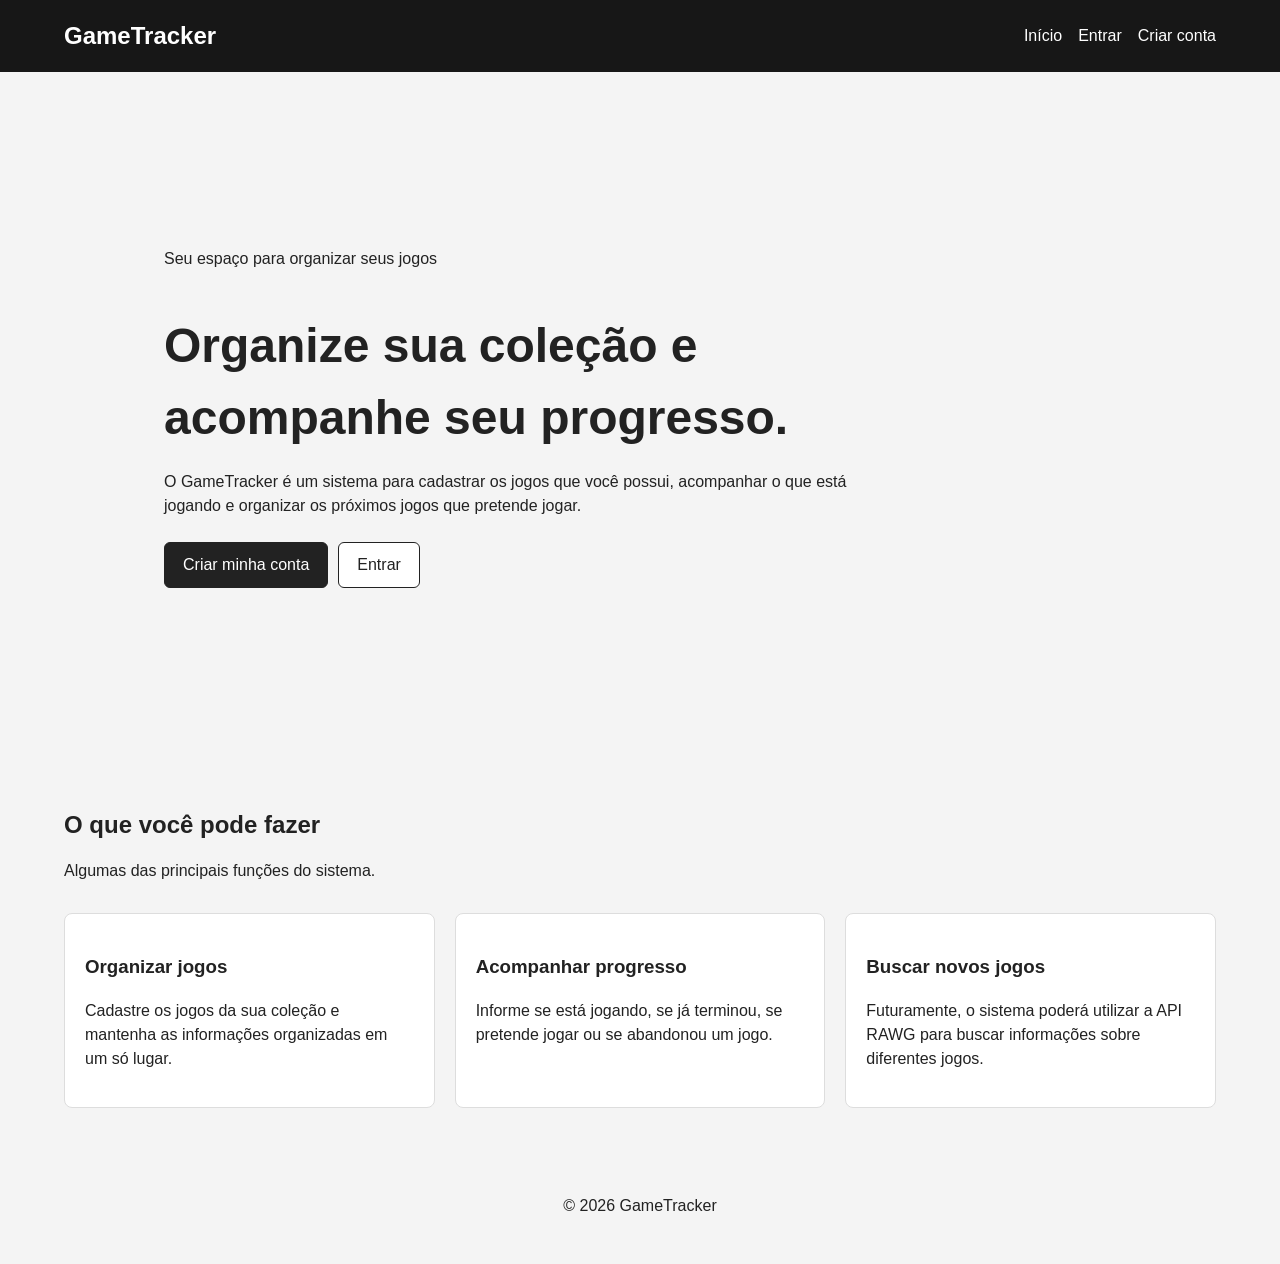
<file: index.html>
<!DOCTYPE html>
<html lang="pt-BR">

<head>
    <meta charset="UTF-8">
    <meta name="viewport" content="width=device-width, initial-scale=1.0">
    <title>GameTracker | Início</title>
    <link rel="stylesheet" href="css/style.css">
</head>

<body>

    <header>
        <nav aria-label="Navegação principal">
            <a class="logo" href="index.html">GameTracker</a>

            <div class="nav-links">
                <a href="index.html">Início</a>
                <a href="login.html">Entrar</a>
                <a href="cadastro.html">Criar conta</a>
            </div>
        </nav>
    </header>

    <main>
        <section class="hero">
            <div class="hero-content">
                <p>Seu espaço para organizar seus jogos</p>

                <h1>
                    Organize sua coleção e acompanhe seu progresso.
                </h1>

                <p>
                    O GameTracker é um sistema para cadastrar os jogos
                    que você possui, acompanhar o que está jogando e
                    organizar os próximos jogos que pretende jogar.
                </p>

                <div class="hero-actions">
                    <a class="button" href="cadastro.html">Criar minha conta</a>
                    <a class="button secondary" href="login.html">Entrar</a>
                </div>
            </div>
        </section>

        <section class="container">
            <div class="page-header">
                <h2>O que você pode fazer</h2>

                <p>
                    Algumas das principais funções do sistema.
                </p>
            </div>

            <div class="card-grid">
                <article class="card">
                    <h3>Organizar jogos</h3>

                    <p>
                        Cadastre os jogos da sua coleção e mantenha
                        as informações organizadas em um só lugar.
                    </p>
                </article>

                <article class="card">
                    <h3>Acompanhar progresso</h3>

                    <p>
                        Informe se está jogando, se já terminou,
                        se pretende jogar ou se abandonou um jogo.
                    </p>
                </article>

                <article class="card">
                    <h3>Buscar novos jogos</h3>

                    <p>
                        Futuramente, o sistema poderá utilizar a API RAWG
                        para buscar informações sobre diferentes jogos.
                    </p>
                </article>
            </div>
        </section>
    </main>

    <footer>
        <p>&copy; 2026 GameTracker</p>
    </footer>

</body>
</html>
</file>
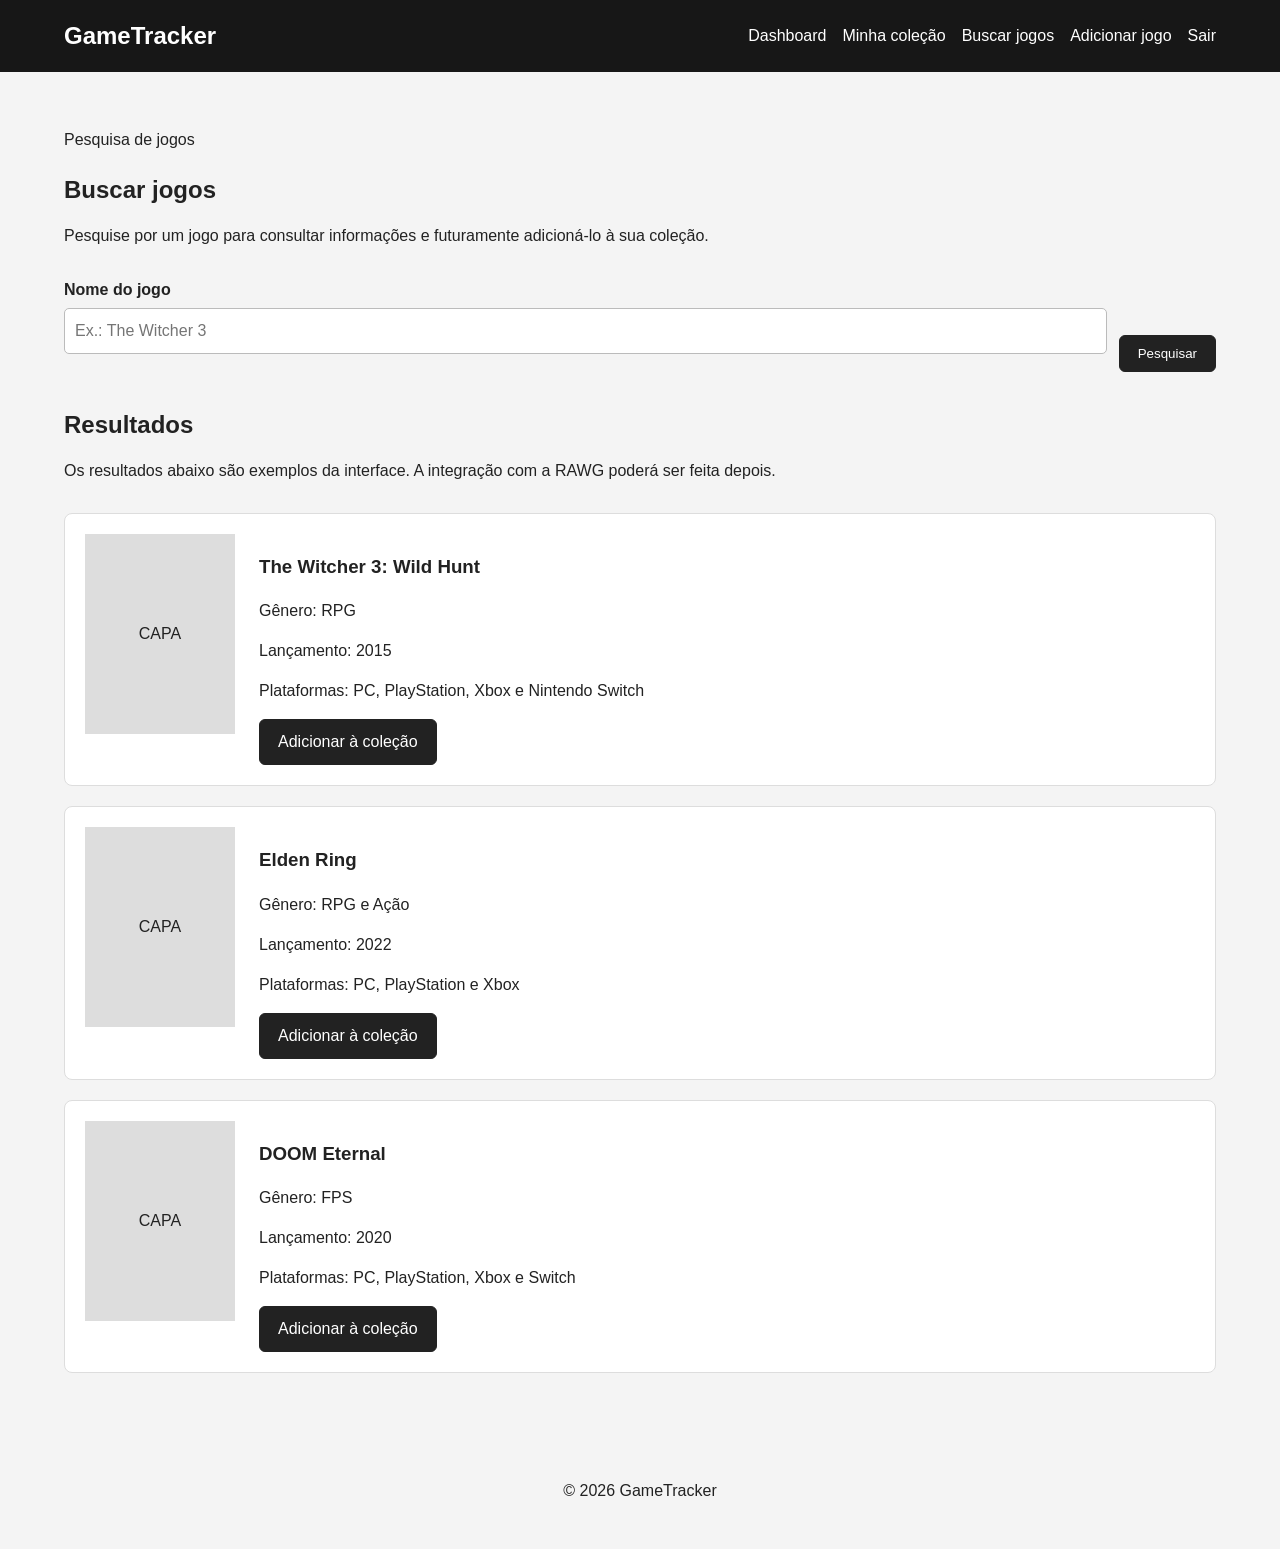
<file: buscar.html>
<!DOCTYPE html>
<html lang="pt-BR">

<head>
    <meta charset="UTF-8">
    <meta name="viewport" content="width=device-width, initial-scale=1.0">
    <title>GameTracker | Buscar jogos</title>
    <link rel="stylesheet" href="css/style.css">
</head>

<body>

    <header>
        <nav aria-label="Navegação principal">
            <a class="logo" href="dashboard.html">GameTracker</a>

            <div class="nav-links">
                <a href="dashboard.html">Dashboard</a>
                <a href="colecao.html">Minha coleção</a>
                <a href="buscar.html">Buscar jogos</a>
                <a href="jogo-form.html">Adicionar jogo</a>
                <a href="index.html">Sair</a>
            </div>
        </nav>
    </header>

    <main class="container">
        <section class="page-header">
            <p>Pesquisa de jogos</p>

            <h1>Buscar jogos</h1>

            <p>
                Pesquise por um jogo para consultar informações
                e futuramente adicioná-lo à sua coleção.
            </p>
        </section>

        <section>
            <form class="search-form" action="#" method="get">
                <div class="form-group">
                    <label for="nome-jogo">Nome do jogo</label>

                    <input
                        type="search"
                        id="nome-jogo"
                        name="nome-jogo"
                        placeholder="Ex.: The Witcher 3">
                </div>

                <button type="submit" class="button">
                    Pesquisar
                </button>
            </form>
        </section>

        <section>
            <div class="page-header">
                <h2>Resultados</h2>

                <p>
                    Os resultados abaixo são exemplos da interface.
                    A integração com a RAWG poderá ser feita depois.
                </p>
            </div>

            <article class="search-result">
                <div class="search-cover">
                    <span>CAPA</span>
                </div>

                <div>
                    <h3>The Witcher 3: Wild Hunt</h3>

                    <p>Gênero: RPG</p>
                    <p>Lançamento: 2015</p>

                    <p>
                        Plataformas: PC, PlayStation, Xbox
                        e Nintendo Switch
                    </p>

                    <a class="button" href="jogo-form.html">
                        Adicionar à coleção
                    </a>
                </div>
            </article>

            <article class="search-result">
                <div class="search-cover">
                    <span>CAPA</span>
                </div>

                <div>
                    <h3>Elden Ring</h3>

                    <p>Gênero: RPG e Ação</p>
                    <p>Lançamento: 2022</p>

                    <p>
                        Plataformas: PC, PlayStation e Xbox
                    </p>

                    <a class="button" href="jogo-form.html">
                        Adicionar à coleção
                    </a>
                </div>
            </article>

            <article class="search-result">
                <div class="search-cover">
                    <span>CAPA</span>
                </div>

                <div>
                    <h3>DOOM Eternal</h3>

                    <p>Gênero: FPS</p>
                    <p>Lançamento: 2020</p>

                    <p>
                        Plataformas: PC, PlayStation, Xbox e Switch
                    </p>

                    <a class="button" href="jogo-form.html">
                        Adicionar à coleção
                    </a>
                </div>
            </article>
        </section>
    </main>

    <footer>
        <p>&copy; 2026 GameTracker</p>
    </footer>

</body>
</html>
</file>
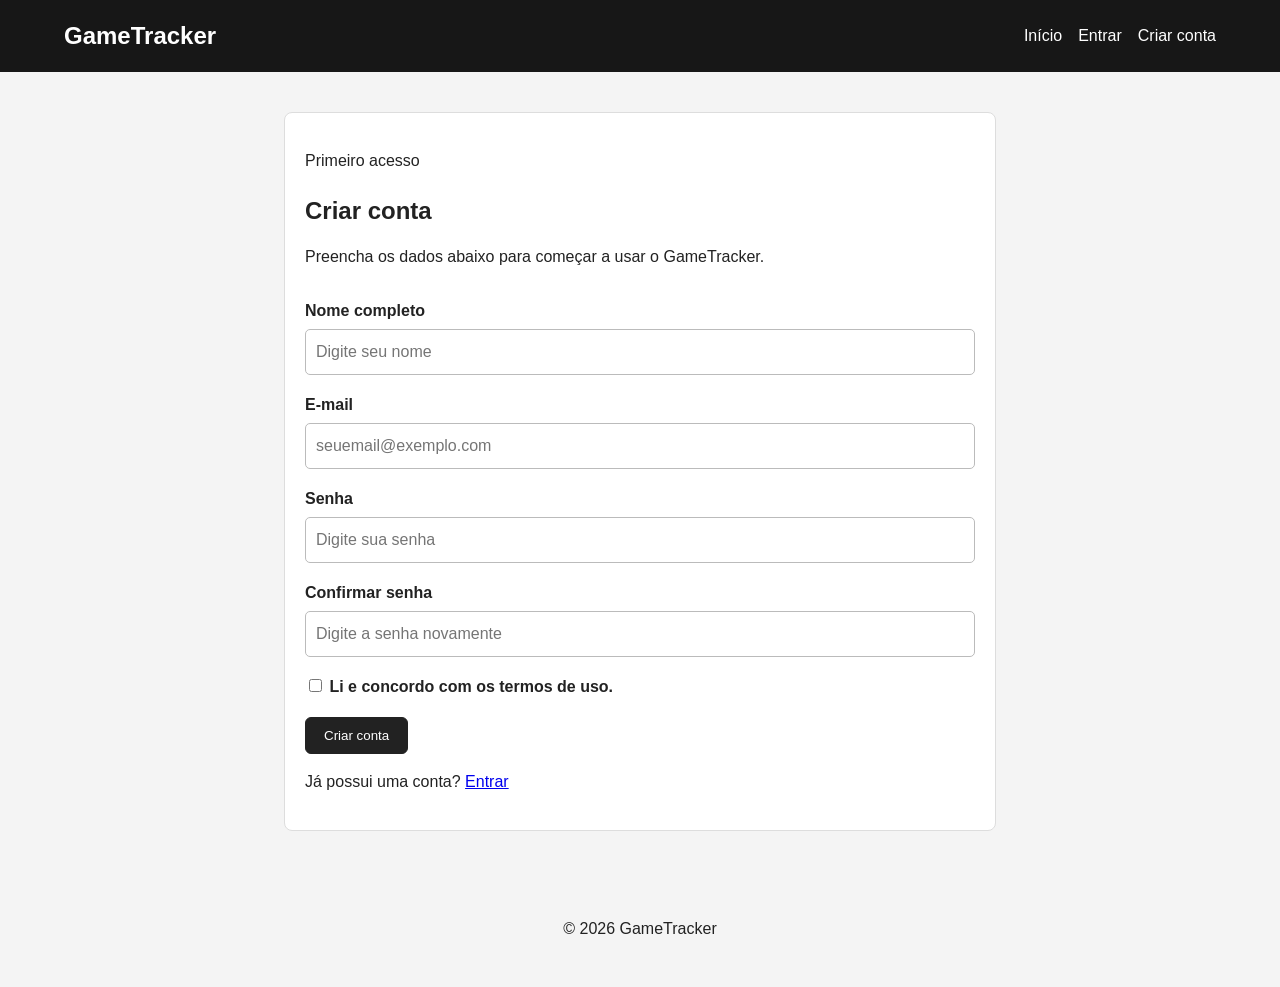
<file: cadastro.html>
<!DOCTYPE html>
<html lang="pt-BR">

<head>
    <meta charset="UTF-8">
    <meta name="viewport" content="width=device-width, initial-scale=1.0">
    <title>GameTracker | Cadastro</title>
    <link rel="stylesheet" href="css/style.css">
</head>

<body>

    <header>
        <nav aria-label="Navegação principal">
            <a class="logo" href="index.html">GameTracker</a>

            <div class="nav-links">
                <a href="index.html">Início</a>
                <a href="login.html">Entrar</a>
                <a href="cadastro.html">Criar conta</a>
            </div>
        </nav>
    </header>

    <main class="form-page">
        <section class="form-card">
            <div class="page-header">
                <p>Primeiro acesso</p>

                <h1>Criar conta</h1>

                <p>
                    Preencha os dados abaixo para começar a usar
                    o GameTracker.
                </p>
            </div>

            <form action="dashboard.html" method="get">
                <div class="form-group">
                    <label for="nome">Nome completo</label>

                    <input
                        type="text"
                        id="nome"
                        name="nome"
                        placeholder="Digite seu nome"
                        autocomplete="name"
                        required>
                </div>

                <div class="form-group">
                    <label for="email">E-mail</label>

                    <input
                        type="email"
                        id="email"
                        name="email"
                        placeholder="seuemail@exemplo.com"
                        autocomplete="email"
                        required>
                </div>

                <div class="form-group">
                    <label for="senha">Senha</label>

                    <input
                        type="password"
                        id="senha"
                        name="senha"
                        placeholder="Digite sua senha"
                        autocomplete="new-password"
                        required>
                </div>

                <div class="form-group">
                    <label for="confirmar-senha">Confirmar senha</label>

                    <input
                        type="password"
                        id="confirmar-senha"
                        name="confirmar-senha"
                        placeholder="Digite a senha novamente"
                        autocomplete="new-password"
                        required>
                </div>

                <div class="form-group">
                    <label>
                        <input
                            type="checkbox"
                            name="termos"
                            required>
                        Li e concordo com os termos de uso.
                    </label>
                </div>

                <button class="button" type="submit">
                    Criar conta
                </button>
            </form>

            <p>
                Já possui uma conta?
                <a href="login.html">Entrar</a>
            </p>
        </section>
    </main>

    <footer>
        <p>&copy; 2026 GameTracker</p>
    </footer>

</body>
</html>
</file>
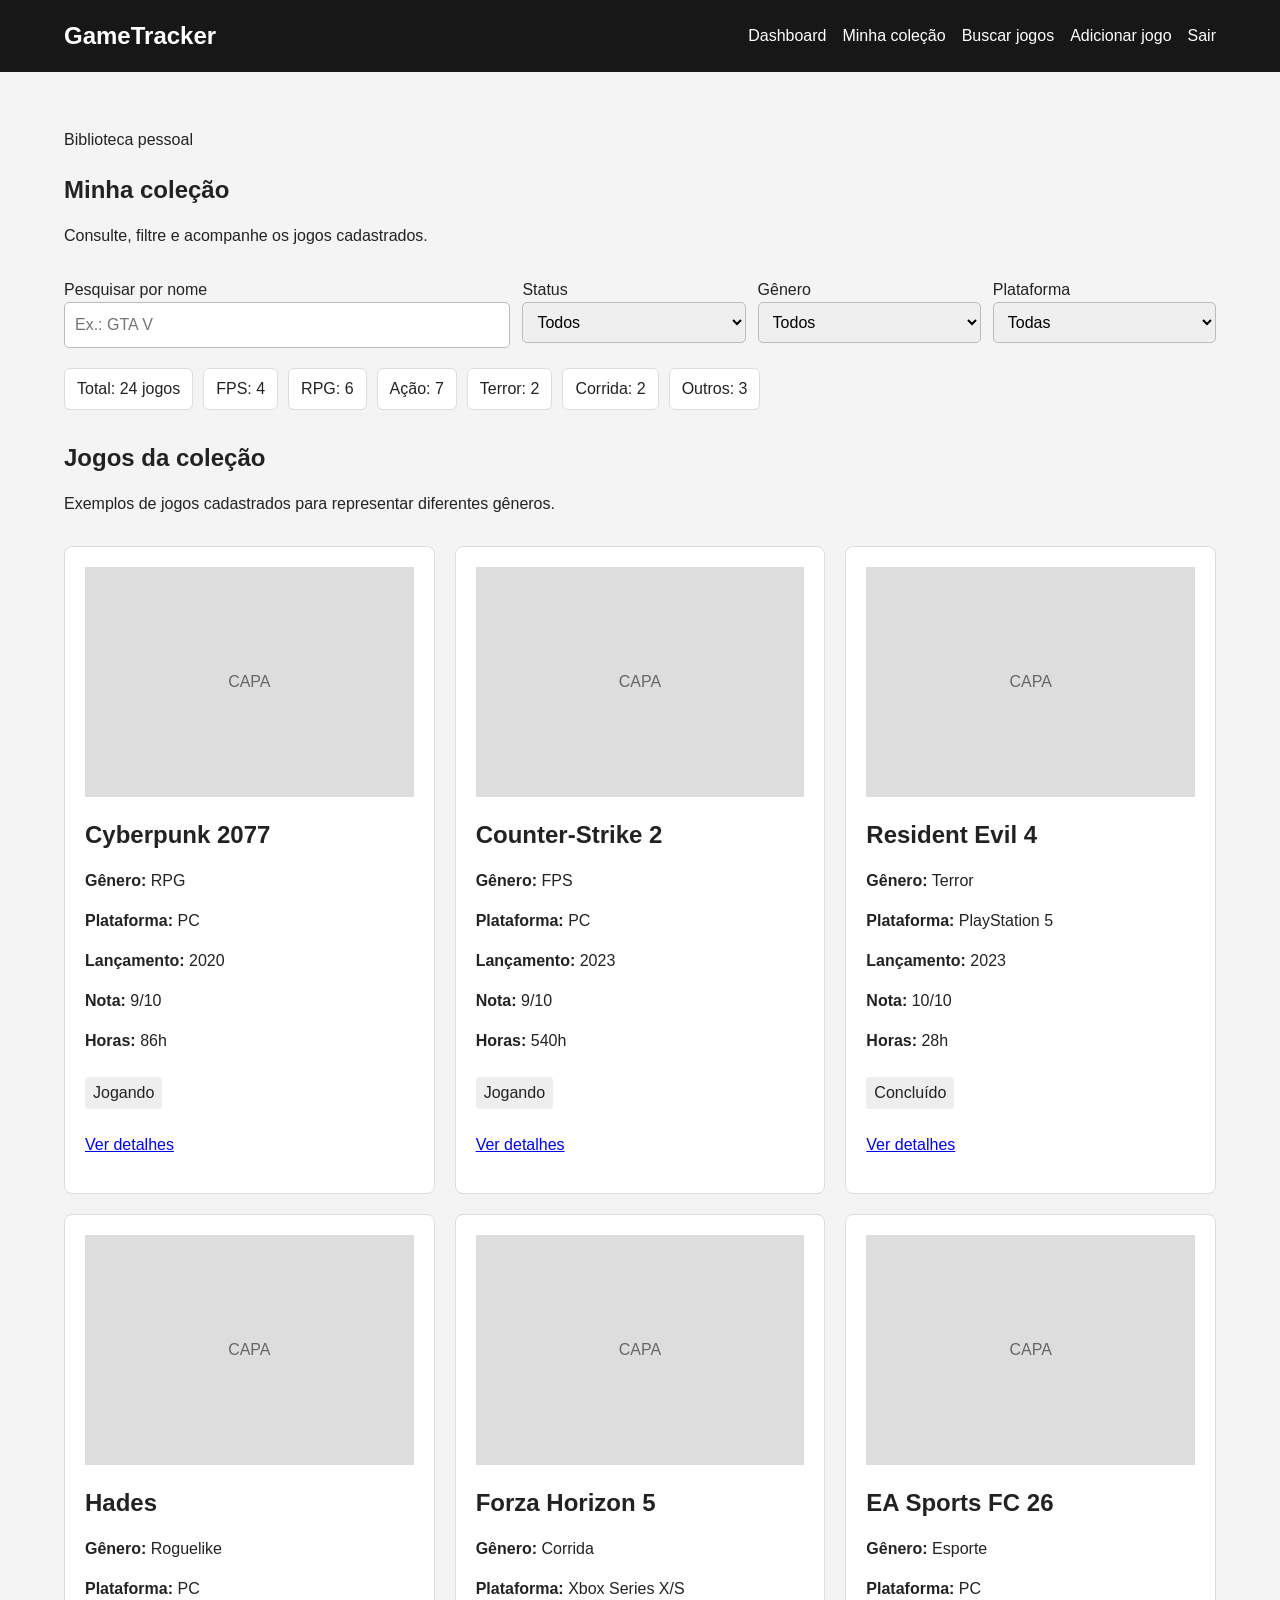
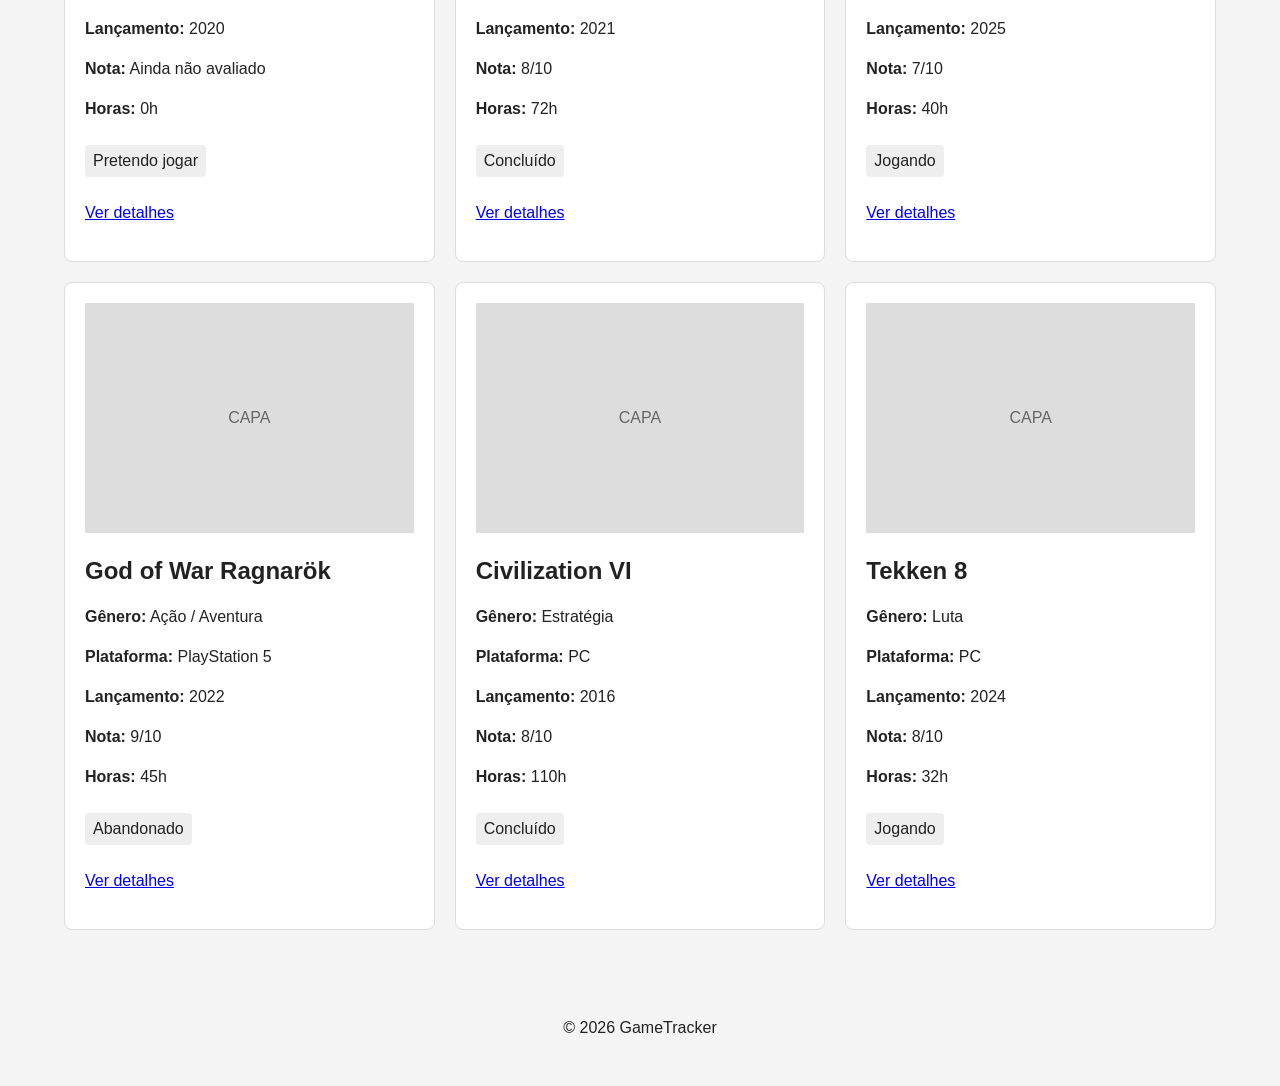
<file: colecao.html>
<!DOCTYPE html>
<html lang="pt-BR">

<head>
    <meta charset="UTF-8">
    <meta name="viewport" content="width=device-width, initial-scale=1.0">
    <title>GameTracker | Minha coleção</title>
    <link rel="stylesheet" href="css/style.css">
</head>

<body>

    <header>
        <nav aria-label="Navegação principal">
            <a class="logo" href="dashboard.html">GameTracker</a>

            <div class="nav-links">
                <a href="dashboard.html">Dashboard</a>
                <a href="colecao.html">Minha coleção</a>
                <a href="buscar.html">Buscar jogos</a>
                <a href="jogo-form.html">Adicionar jogo</a>
                <a href="index.html">Sair</a>
            </div>
        </nav>
    </header>

    <main class="container">
        <section class="page-header">
            <p>Biblioteca pessoal</p>

            <h1>Minha coleção</h1>

            <p>
                Consulte, filtre e acompanhe os jogos cadastrados.
            </p>
        </section>

        <section>
            <div class="filters">
                <div>
                    <label for="buscar">Pesquisar por nome</label>

                    <input
                        type="search"
                        id="buscar"
                        name="buscar"
                        placeholder="Ex.: GTA V">
                </div>

                <div>
                    <label for="status">Status</label>

                    <select id="status" name="status">
                        <option value="todos">Todos</option>
                        <option value="pretendo">Pretendo jogar</option>
                        <option value="jogando">Jogando</option>
                        <option value="concluido">Concluído</option>
                        <option value="abandonado">Abandonado</option>
                    </select>
                </div>

                <div>
                    <label for="genero">Gênero</label>

                    <select id="genero" name="genero">
                        <option value="todos">Todos</option>
                        <option value="acao">Ação</option>
                        <option value="aventura">Aventura</option>
                        <option value="rpg">RPG</option>
                        <option value="fps">FPS</option>
                        <option value="terror">Terror</option>
                        <option value="estrategia">Estratégia</option>
                        <option value="corrida">Corrida</option>
                        <option value="esporte">Esporte</option>
                        <option value="luta">Luta</option>
                        <option value="plataforma">Plataforma</option>
                        <option value="roguelike">Roguelike</option>
                        <option value="simulacao">Simulação</option>
                        <option value="sandbox">Sandbox</option>
                        <option value="sobrevivencia">Sobrevivência</option>
                    </select>
                </div>

                <div>
                    <label for="plataforma">Plataforma</label>

                    <select id="plataforma" name="plataforma">
                        <option value="todas">Todas</option>
                        <option value="pc">PC</option>
                        <option value="playstation">PlayStation 5</option>
                        <option value="xbox">Xbox Series X/S</option>
                        <option value="switch">Nintendo Switch</option>
                    </select>
                </div>
            </div>
        </section>

        <section class="collection-summary" aria-label="Resumo da coleção">
            <span>Total: 24 jogos</span>
            <span>FPS: 4</span>
            <span>RPG: 6</span>
            <span>Ação: 7</span>
            <span>Terror: 2</span>
            <span>Corrida: 2</span>
            <span>Outros: 3</span>
        </section>

        <section class="page-header">
            <h2>Jogos da coleção</h2>

            <p>
                Exemplos de jogos cadastrados para representar
                diferentes gêneros.
            </p>
        </section>

        <section class="card-grid">
            <article class="game-card">
                <div class="cover">
                    <span>CAPA</span>
                </div>

                <h2>Cyberpunk 2077</h2>

                <p><strong>Gênero:</strong> RPG</p>
                <p><strong>Plataforma:</strong> PC</p>
                <p><strong>Lançamento:</strong> 2020</p>
                <p><strong>Nota:</strong> 9/10</p>
                <p><strong>Horas:</strong> 86h</p>

                <span class="status">Jogando</span>

                <p>
                    <a href="jogo.html">Ver detalhes</a>
                </p>
            </article>

            <article class="game-card">
                <div class="cover">
                    <span>CAPA</span>
                </div>

                <h2>Counter-Strike 2</h2>

                <p><strong>Gênero:</strong> FPS</p>
                <p><strong>Plataforma:</strong> PC</p>
                <p><strong>Lançamento:</strong> 2023</p>
                <p><strong>Nota:</strong> 9/10</p>
                <p><strong>Horas:</strong> 540h</p>

                <span class="status">Jogando</span>

                <p>
                    <a href="jogo.html">Ver detalhes</a>
                </p>
            </article>

            <article class="game-card">
                <div class="cover">
                    <span>CAPA</span>
                </div>

                <h2>Resident Evil 4</h2>

                <p><strong>Gênero:</strong> Terror</p>
                <p><strong>Plataforma:</strong> PlayStation 5</p>
                <p><strong>Lançamento:</strong> 2023</p>
                <p><strong>Nota:</strong> 10/10</p>
                <p><strong>Horas:</strong> 28h</p>

                <span class="status">Concluído</span>

                <p>
                    <a href="jogo.html">Ver detalhes</a>
                </p>
            </article>

            <article class="game-card">
                <div class="cover">
                    <span>CAPA</span>
                </div>

                <h2>Hades</h2>

                <p><strong>Gênero:</strong> Roguelike</p>
                <p><strong>Plataforma:</strong> PC</p>
                <p><strong>Lançamento:</strong> 2020</p>
                <p><strong>Nota:</strong> Ainda não avaliado</p>
                <p><strong>Horas:</strong> 0h</p>

                <span class="status">Pretendo jogar</span>

                <p>
                    <a href="jogo.html">Ver detalhes</a>
                </p>
            </article>

            <article class="game-card">
                <div class="cover">
                    <span>CAPA</span>
                </div>

                <h2>Forza Horizon 5</h2>

                <p><strong>Gênero:</strong> Corrida</p>
                <p><strong>Plataforma:</strong> Xbox Series X/S</p>
                <p><strong>Lançamento:</strong> 2021</p>
                <p><strong>Nota:</strong> 8/10</p>
                <p><strong>Horas:</strong> 72h</p>

                <span class="status">Concluído</span>

                <p>
                    <a href="jogo.html">Ver detalhes</a>
                </p>
            </article>

            <article class="game-card">
                <div class="cover">
                    <span>CAPA</span>
                </div>

                <h2>EA Sports FC 26</h2>

                <p><strong>Gênero:</strong> Esporte</p>
                <p><strong>Plataforma:</strong> PC</p>
                <p><strong>Lançamento:</strong> 2025</p>
                <p><strong>Nota:</strong> 7/10</p>
                <p><strong>Horas:</strong> 40h</p>

                <span class="status">Jogando</span>

                <p>
                    <a href="jogo.html">Ver detalhes</a>
                </p>
            </article>

            <article class="game-card">
                <div class="cover">
                    <span>CAPA</span>
                </div>

                <h2>God of War Ragnarök</h2>

                <p><strong>Gênero:</strong> Ação / Aventura</p>
                <p><strong>Plataforma:</strong> PlayStation 5</p>
                <p><strong>Lançamento:</strong> 2022</p>
                <p><strong>Nota:</strong> 9/10</p>
                <p><strong>Horas:</strong> 45h</p>

                <span class="status">Abandonado</span>

                <p>
                    <a href="jogo.html">Ver detalhes</a>
                </p>
            </article>

            <article class="game-card">
                <div class="cover">
                    <span>CAPA</span>
                </div>

                <h2>Civilization VI</h2>

                <p><strong>Gênero:</strong> Estratégia</p>
                <p><strong>Plataforma:</strong> PC</p>
                <p><strong>Lançamento:</strong> 2016</p>
                <p><strong>Nota:</strong> 8/10</p>
                <p><strong>Horas:</strong> 110h</p>

                <span class="status">Concluído</span>

                <p>
                    <a href="jogo.html">Ver detalhes</a>
                </p>
            </article>

            <article class="game-card">
                <div class="cover">
                    <span>CAPA</span>
                </div>

                <h2>Tekken 8</h2>

                <p><strong>Gênero:</strong> Luta</p>
                <p><strong>Plataforma:</strong> PC</p>
                <p><strong>Lançamento:</strong> 2024</p>
                <p><strong>Nota:</strong> 8/10</p>
                <p><strong>Horas:</strong> 32h</p>

                <span class="status">Jogando</span>

                <p>
                    <a href="jogo.html">Ver detalhes</a>
                </p>
            </article>
        </section>
    </main>

    <footer>
        <p>&copy; 2026 GameTracker</p>
    </footer>

</body>
</html>
</file>
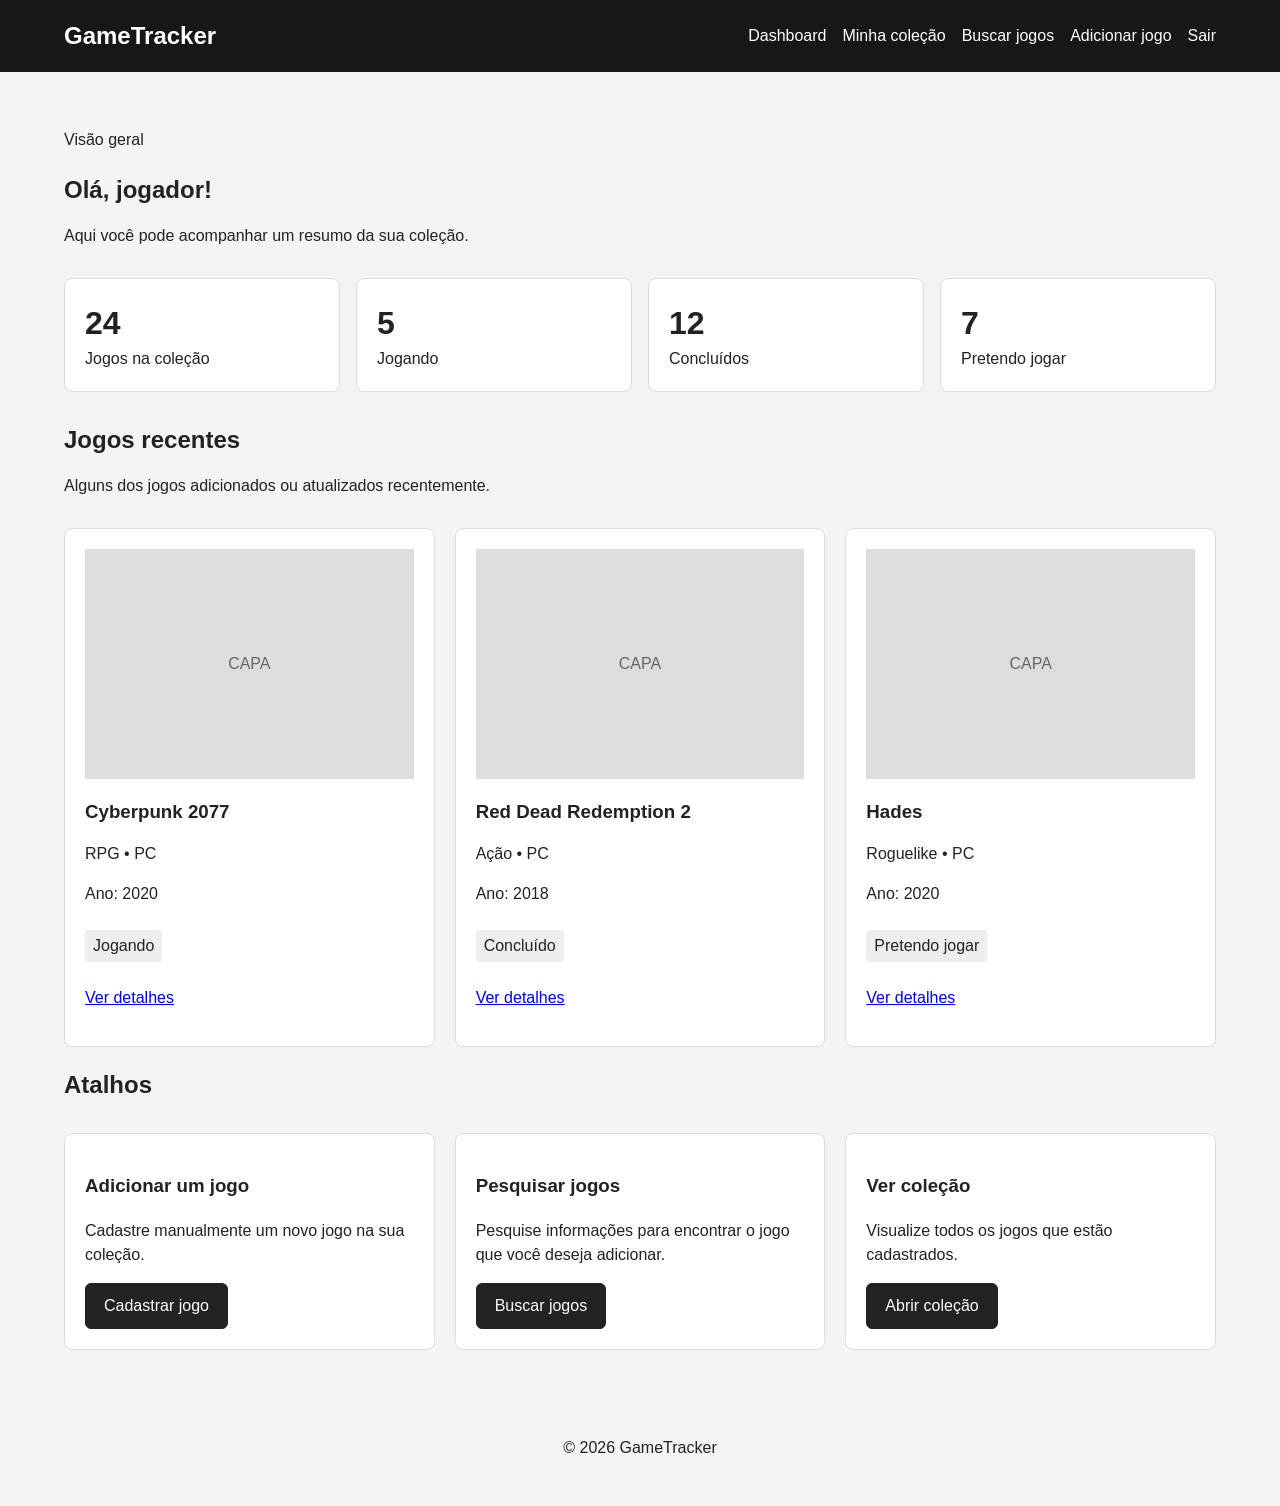
<file: dashboard.html>
<!DOCTYPE html>
<html lang="pt-BR">

<head>
    <meta charset="UTF-8">
    <meta name="viewport" content="width=device-width, initial-scale=1.0">
    <title>GameTracker | Dashboard</title>
    <link rel="stylesheet" href="css/style.css">
</head>

<body>

    <header>
        <nav aria-label="Navegação principal">
            <a class="logo" href="dashboard.html">GameTracker</a>

            <div class="nav-links">
                <a href="dashboard.html">Dashboard</a>
                <a href="colecao.html">Minha coleção</a>
                <a href="buscar.html">Buscar jogos</a>
                <a href="jogo-form.html">Adicionar jogo</a>
                <a href="index.html">Sair</a>
            </div>
        </nav>
    </header>

    <main class="container">
        <section class="page-header">
            <p>Visão geral</p>

            <h1>Olá, jogador!</h1>

            <p>
                Aqui você pode acompanhar um resumo da sua coleção.
            </p>
        </section>

        <section class="stats-grid" aria-label="Resumo da coleção">
            <article class="stat-card">
                <strong>24</strong>
                <span>Jogos na coleção</span>
            </article>

            <article class="stat-card">
                <strong>5</strong>
                <span>Jogando</span>
            </article>

            <article class="stat-card">
                <strong>12</strong>
                <span>Concluídos</span>
            </article>

            <article class="stat-card">
                <strong>7</strong>
                <span>Pretendo jogar</span>
            </article>
        </section>

        <section>
            <div class="page-header">
                <h2>Jogos recentes</h2>

                <p>
                    Alguns dos jogos adicionados ou atualizados recentemente.
                </p>
            </div>

            <div class="card-grid">
                <article class="game-card">
                    <div class="cover">
                        <span>CAPA</span>
                    </div>

                    <h3>Cyberpunk 2077</h3>

                    <p>RPG • PC</p>

                    <p>Ano: 2020</p>

                    <span class="status">Jogando</span>

                    <p>
                        <a href="jogo.html">Ver detalhes</a>
                    </p>
                </article>

                <article class="game-card">
                    <div class="cover">
                        <span>CAPA</span>
                    </div>

                    <h3>Red Dead Redemption 2</h3>

                    <p>Ação • PC</p>

                    <p>Ano: 2018</p>

                    <span class="status">Concluído</span>

                    <p>
                        <a href="jogo.html">Ver detalhes</a>
                    </p>
                </article>

                <article class="game-card">
                    <div class="cover">
                        <span>CAPA</span>
                    </div>

                    <h3>Hades</h3>

                    <p>Roguelike • PC</p>

                    <p>Ano: 2020</p>

                    <span class="status">Pretendo jogar</span>

                    <p>
                        <a href="jogo.html">Ver detalhes</a>
                    </p>
                </article>
            </div>
        </section>

        <section>
            <div class="page-header">
                <h2>Atalhos</h2>
            </div>

            <div class="card-grid">
                <article class="card">
                    <h3>Adicionar um jogo</h3>

                    <p>
                        Cadastre manualmente um novo jogo na sua coleção.
                    </p>

                    <a class="button" href="jogo-form.html">
                        Cadastrar jogo
                    </a>
                </article>

                <article class="card">
                    <h3>Pesquisar jogos</h3>

                    <p>
                        Pesquise informações para encontrar o jogo
                        que você deseja adicionar.
                    </p>

                    <a class="button" href="buscar.html">
                        Buscar jogos
                    </a>
                </article>

                <article class="card">
                    <h3>Ver coleção</h3>

                    <p>
                        Visualize todos os jogos que estão cadastrados.
                    </p>

                    <a class="button" href="colecao.html">
                        Abrir coleção
                    </a>
                </article>
            </div>
        </section>
    </main>

    <footer>
        <p>&copy; 2026 GameTracker</p>
    </footer>

</body>
</html>
</file>
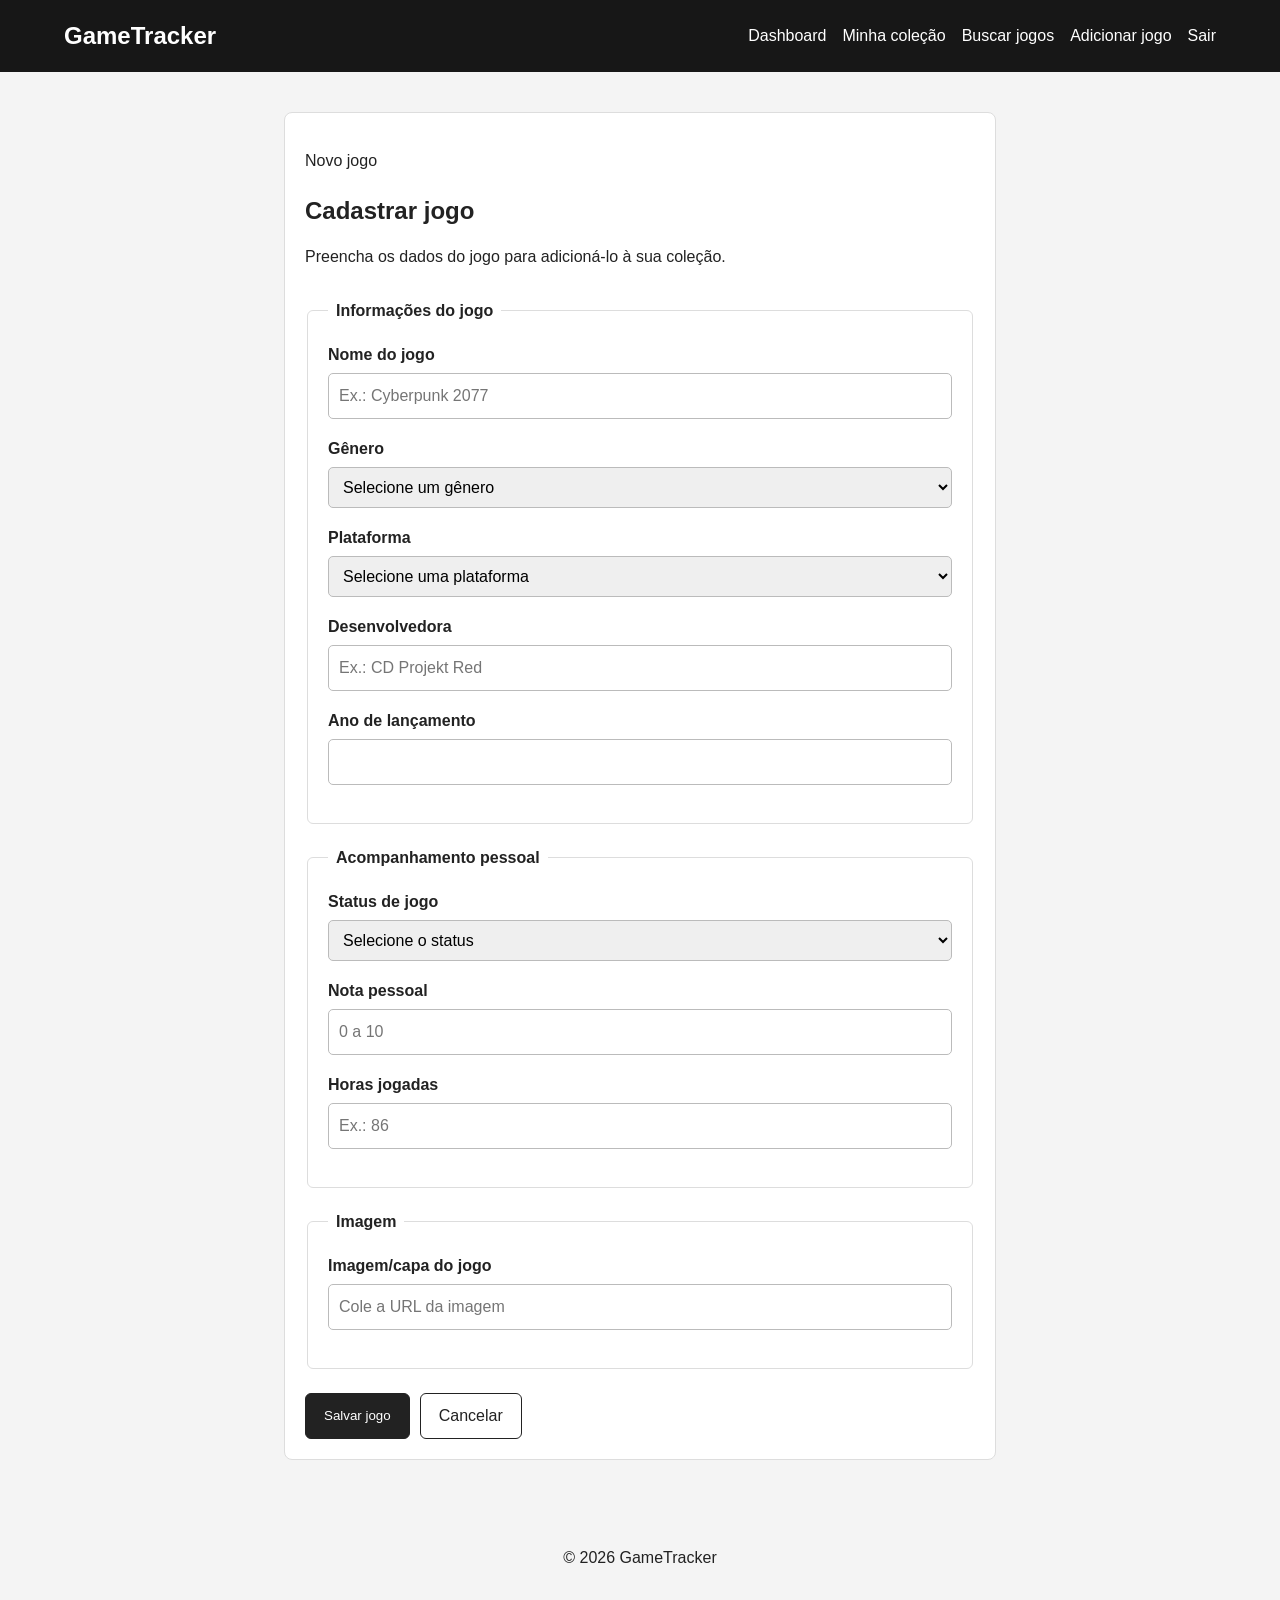
<file: jogo-form.html>
<!DOCTYPE html>
<html lang="pt-BR">

<head>
    <meta charset="UTF-8">
    <meta name="viewport" content="width=device-width, initial-scale=1.0">
    <title>GameTracker | Cadastrar jogo</title>
    <link rel="stylesheet" href="css/style.css">
</head>

<body>

    <header>
        <nav aria-label="Navegação principal">
            <a class="logo" href="dashboard.html">GameTracker</a>

            <div class="nav-links">
                <a href="dashboard.html">Dashboard</a>
                <a href="colecao.html">Minha coleção</a>
                <a href="buscar.html">Buscar jogos</a>
                <a href="jogo-form.html">Adicionar jogo</a>
                <a href="index.html">Sair</a>
            </div>
        </nav>
    </header>

    <main class="form-page">
        <section class="form-card">
            <div class="page-header">
                <p>Novo jogo</p>

                <h1>Cadastrar jogo</h1>

                <p>
                    Preencha os dados do jogo para adicioná-lo
                    à sua coleção.
                </p>
            </div>

            <form action="jogo.html" method="get">
                <fieldset>
                    <legend>Informações do jogo</legend>

                    <div class="form-group">
                        <label for="nome">Nome do jogo</label>

                        <input
                            type="text"
                            id="nome"
                            name="nome"
                            placeholder="Ex.: Cyberpunk 2077"
                            required>
                    </div>

                    <div class="form-group">
                        <label for="genero">Gênero</label>

                        <select id="genero" name="genero">
                            <option value="">
                                Selecione um gênero
                            </option>

                            <option value="acao">Ação</option>
                            <option value="aventura">Aventura</option>
                            <option value="rpg">RPG</option>
                            <option value="fps">FPS</option>
                            <option value="terror">Terror</option>
                            <option value="estrategia">Estratégia</option>
                            <option value="corrida">Corrida</option>
                            <option value="esporte">Esporte</option>
                            <option value="luta">Luta</option>
                            <option value="plataforma">Plataforma</option>
                            <option value="roguelike">Roguelike</option>
                            <option value="simulacao">Simulação</option>
                            <option value="sandbox">Sandbox</option>
                            <option value="sobrevivencia">Sobrevivência</option>
                        </select>
                    </div>

                    <div class="form-group">
                        <label for="plataforma">Plataforma</label>

                        <select id="plataforma" name="plataforma" required>
                            <option value="">
                                Selecione uma plataforma
                            </option>

                            <option value="pc">PC</option>
                            <option value="playstation">PlayStation 5</option>
                            <option value="xbox">Xbox Series X/S</option>
                            <option value="switch">Nintendo Switch</option>
                        </select>
                    </div>

                    <div class="form-group">
                        <label for="desenvolvedora">
                            Desenvolvedora
                        </label>

                        <input
                            type="text"
                            id="desenvolvedora"
                            name="desenvolvedora"
                            placeholder="Ex.: CD Projekt Red">
                    </div>

                    <div class="form-group">
                        <label for="ano">
                            Ano de lançamento
                        </label>

                        <input
                            type="number"
                            id="ano"
                            name="ano"
                            min="1950"
                            max="2100">
                    </div>
                </fieldset>

                <fieldset>
                    <legend>Acompanhamento pessoal</legend>

                    <div class="form-group">
                        <label for="status">
                            Status de jogo
                        </label>

                        <select id="status" name="status" required>
                            <option value="">
                                Selecione o status
                            </option>

                            <option value="pretendo-jogar">
                                Pretendo jogar
                            </option>

                            <option value="jogando">Jogando</option>
                            <option value="concluido">Concluído</option>
                            <option value="abandonado">Abandonado</option>
                        </select>
                    </div>

                    <div class="form-group">
                        <label for="nota">Nota pessoal</label>

                        <input
                            type="number"
                            id="nota"
                            name="nota"
                            min="0"
                            max="10"
                            step="0.5"
                            placeholder="0 a 10">
                    </div>

                    <div class="form-group">
                        <label for="horas">Horas jogadas</label>

                        <input
                            type="number"
                            id="horas"
                            name="horas"
                            min="0"
                            placeholder="Ex.: 86">
                    </div>
                </fieldset>

                <fieldset>
                    <legend>Imagem</legend>

                    <div class="form-group">
                        <label for="imagem">
                            Imagem/capa do jogo
                        </label>

                        <input
                            type="url"
                            id="imagem"
                            name="imagem"
                            placeholder="Cole a URL da imagem">
                    </div>
                </fieldset>

                <div class="actions">
                    <button class="button" type="submit">
                        Salvar jogo
                    </button>

                    <a class="button secondary" href="colecao.html">
                        Cancelar
                    </a>
                </div>
            </form>
        </section>
    </main>

    <footer>
        <p>&copy; 2026 GameTracker</p>
    </footer>

</body>
</html>
</file>
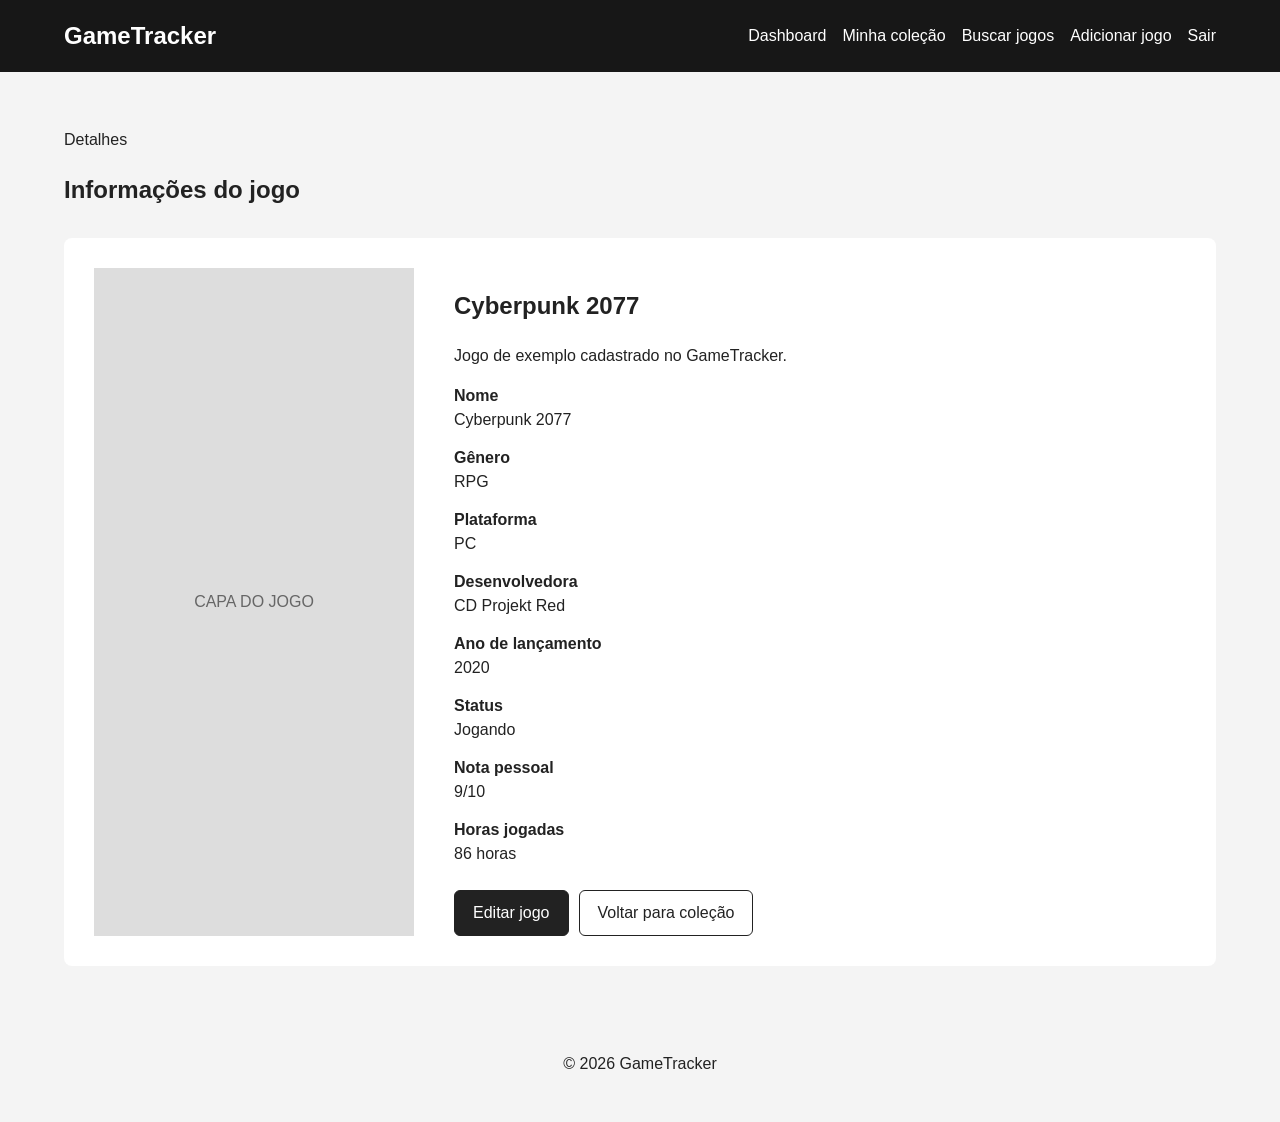
<file: jogo.html>
<!DOCTYPE html>
<html lang="pt-BR">

<head>
    <meta charset="UTF-8">
    <meta name="viewport" content="width=device-width, initial-scale=1.0">
    <title>GameTracker | Detalhes do jogo</title>
    <link rel="stylesheet" href="css/style.css">
</head>

<body>

    <header>
        <nav aria-label="Navegação principal">
            <a class="logo" href="dashboard.html">GameTracker</a>

            <div class="nav-links">
                <a href="dashboard.html">Dashboard</a>
                <a href="colecao.html">Minha coleção</a>
                <a href="buscar.html">Buscar jogos</a>
                <a href="jogo-form.html">Adicionar jogo</a>
                <a href="index.html">Sair</a>
            </div>
        </nav>
    </header>

    <main class="container">
        <section class="page-header">
            <p>Detalhes</p>

            <h1>Informações do jogo</h1>
        </section>

        <article class="detail-layout">
            <div class="cover-large">
                <span>CAPA DO JOGO</span>
            </div>

            <div>
                <h2>Cyberpunk 2077</h2>

                <p>
                    Jogo de exemplo cadastrado no GameTracker.
                </p>

                <dl>
                    <dt>Nome</dt>
                    <dd>Cyberpunk 2077</dd>

                    <dt>Gênero</dt>
                    <dd>RPG</dd>

                    <dt>Plataforma</dt>
                    <dd>PC</dd>

                    <dt>Desenvolvedora</dt>
                    <dd>CD Projekt Red</dd>

                    <dt>Ano de lançamento</dt>
                    <dd>2020</dd>

                    <dt>Status</dt>
                    <dd>Jogando</dd>

                    <dt>Nota pessoal</dt>
                    <dd>9/10</dd>

                    <dt>Horas jogadas</dt>
                    <dd>86 horas</dd>
                </dl>

                <div class="actions">
                    <a class="button" href="jogo-form.html">
                        Editar jogo
                    </a>

                    <a class="button secondary" href="colecao.html">
                        Voltar para coleção
                    </a>
                </div>
            </div>
        </article>
    </main>

    <footer>
        <p>&copy; 2026 GameTracker</p>
    </footer>

</body>
</html>
</file>
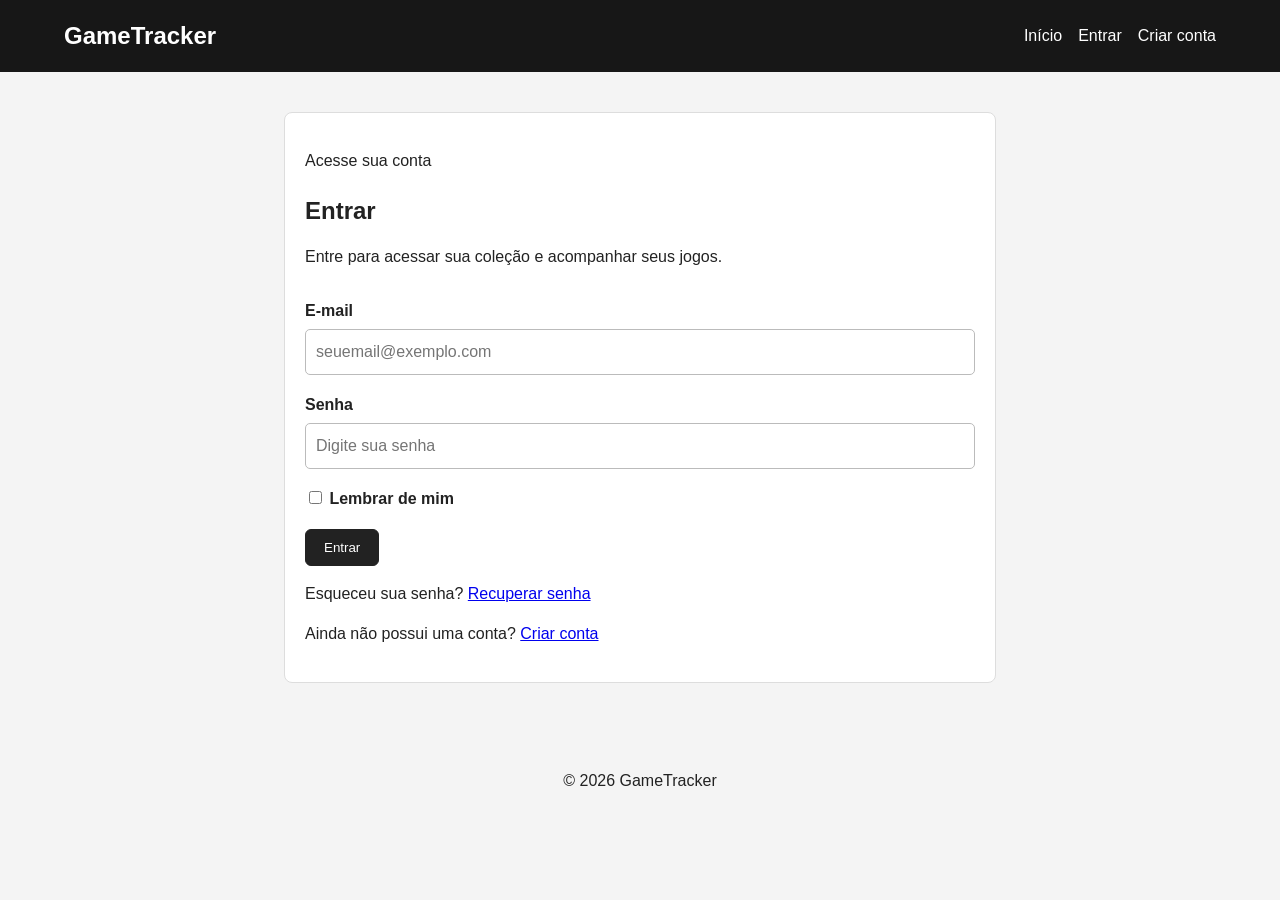
<file: login.html>
<!DOCTYPE html>
<html lang="pt-BR">

<head>
    <meta charset="UTF-8">
    <meta name="viewport" content="width=device-width, initial-scale=1.0">
    <title>GameTracker | Login</title>
    <link rel="stylesheet" href="css/style.css">
</head>

<body>

    <header>
        <nav aria-label="Navegação principal">
            <a class="logo" href="index.html">GameTracker</a>

            <div class="nav-links">
                <a href="index.html">Início</a>
                <a href="login.html">Entrar</a>
                <a href="cadastro.html">Criar conta</a>
            </div>
        </nav>
    </header>

    <main class="form-page">
        <section class="form-card">
            <div class="page-header">
                <p>Acesse sua conta</p>

                <h1>Entrar</h1>

                <p>
                    Entre para acessar sua coleção e acompanhar
                    seus jogos.
                </p>
            </div>

            <form action="dashboard.html" method="get">
                <div class="form-group">
                    <label for="email">E-mail</label>

                    <input
                        type="email"
                        id="email"
                        name="email"
                        placeholder="seuemail@exemplo.com"
                        autocomplete="email"
                        required>
                </div>

                <div class="form-group">
                    <label for="senha">Senha</label>

                    <input
                        type="password"
                        id="senha"
                        name="senha"
                        placeholder="Digite sua senha"
                        autocomplete="current-password"
                        required>
                </div>

                <div class="form-group">
                    <label>
                        <input type="checkbox" name="lembrar">
                        Lembrar de mim
                    </label>
                </div>

                <button class="button" type="submit">
                    Entrar
                </button>
            </form>

            <p>
                Esqueceu sua senha?
                <a href="#">Recuperar senha</a>
            </p>

            <p>
                Ainda não possui uma conta?
                <a href="cadastro.html">Criar conta</a>
            </p>
        </section>
    </main>

    <footer>
        <p>&copy; 2026 GameTracker</p>
    </footer>

</body>
</html>
</file>
<file: css/style.css>
/*
    CSS inicial do GameTracker.
    A estilização completa e a responsividade avançada podem ser
    aprofundadas na Etapa 2.
*/

* {
    box-sizing: border-box;
}

body {
    margin: 0;
    font-family: Arial, sans-serif;
    line-height: 1.5;
    background-color: #f4f4f4;
    color: #222222;
}

header {
    background-color: #171717;
    color: #ffffff;
}

nav {
    max-width: 1200px;
    margin: 0 auto;
    padding: 18px 24px;
    display: flex;
    align-items: center;
    justify-content: space-between;
    gap: 24px;
}

nav a {
    color: #ffffff;
    text-decoration: none;
}

.logo {
    font-size: 24px;
    font-weight: bold;
}

.nav-links {
    display: flex;
    flex-wrap: wrap;
    gap: 16px;
}

.container {
    max-width: 1200px;
    margin: 0 auto;
    padding: 40px 24px;
}

.page-header {
    margin-bottom: 30px;
}

.page-header h1,
.page-header h2,
.page-header h3 {
    margin-bottom: 8px;
}

.hero {
    max-width: 1000px;
    min-height: 75vh;
    margin: 0 auto;
    padding: 100px 24px;
    display: flex;
    align-items: center;
}

.hero-content {
    max-width: 700px;
}

.hero h1 {
    font-size: 48px;
    margin-bottom: 16px;
}

.hero-actions,
.actions {
    display: flex;
    flex-wrap: wrap;
    gap: 10px;
    margin-top: 24px;
}

.button {
    display: inline-block;
    padding: 10px 18px;
    border: 1px solid #222222;
    border-radius: 6px;
    background-color: #222222;
    color: #ffffff;
    text-decoration: none;
    cursor: pointer;
}

.button.secondary {
    background-color: #ffffff;
    color: #222222;
}

.card-grid {
    display: grid;
    grid-template-columns: repeat(3, 1fr);
    gap: 20px;
}

.card,
.game-card,
.form-card,
.stat-card,
.search-result {
    background-color: #ffffff;
    border: 1px solid #dddddd;
    border-radius: 8px;
    padding: 20px;
}

.stats-grid {
    display: grid;
    grid-template-columns: repeat(4, 1fr);
    gap: 16px;
    margin: 30px 0;
}

.stat-card strong {
    display: block;
    font-size: 32px;
}

.cover {
    height: 230px;
    margin-bottom: 16px;
    background-color: #dddddd;
    display: flex;
    align-items: center;
    justify-content: center;
    color: #666666;
}

.cover-large {
    min-height: 420px;
    background-color: #dddddd;
    display: flex;
    align-items: center;
    justify-content: center;
    color: #666666;
}

.form-page {
    max-width: 760px;
    margin: 0 auto;
    padding: 40px 24px;
}

.form-group {
    margin-bottom: 18px;
}

.form-group label {
    display: block;
    font-weight: bold;
    margin-bottom: 6px;
}

input,
select,
textarea {
    width: 100%;
    padding: 10px;
    border: 1px solid #bbbbbb;
    border-radius: 5px;
    font: inherit;
}

.filters {
    display: grid;
    grid-template-columns: 2fr 1fr 1fr 1fr;
    gap: 12px;
    margin-bottom: 20px;
}

.collection-summary {
    display: flex;
    flex-wrap: wrap;
    gap: 10px;
    margin: 20px 0 30px;
}

.collection-summary span {
    padding: 8px 12px;
    border: 1px solid #dddddd;
    border-radius: 6px;
    background-color: #ffffff;
}

.game-card h2,
.game-card h3 {
    margin-bottom: 8px;
}

.status {
    display: inline-block;
    padding: 4px 8px;
    border-radius: 4px;
    background-color: #eeeeee;
    margin: 8px 0;
}

.search-form {
    display: grid;
    grid-template-columns: 1fr auto;
    align-items: end;
    gap: 12px;
    margin-bottom: 35px;
}

.search-result {
    display: flex;
    gap: 24px;
    margin-bottom: 20px;
}

.search-cover {
    width: 150px;
    min-width: 150px;
    height: 200px;
    background-color: #dddddd;
    display: flex;
    align-items: center;
    justify-content: center;
}

.detail-layout {
    display: grid;
    grid-template-columns: 320px 1fr;
    gap: 40px;
    background-color: #ffffff;
    border-radius: 8px;
    padding: 30px;
}

fieldset {
    border: 1px solid #dddddd;
    border-radius: 6px;
    padding: 20px;
    margin-bottom: 22px;
}

legend {
    padding: 0 8px;
    font-weight: bold;
}

dt {
    margin-top: 14px;
    font-weight: bold;
}

dd {
    margin-left: 0;
}

footer {
    text-align: center;
    padding: 30px 24px;
}

@media (max-width: 900px) {
    .card-grid,
    .stats-grid {
        grid-template-columns: repeat(2, 1fr);
    }

    .filters {
        grid-template-columns: 1fr 1fr;
    }

    .detail-layout {
        grid-template-columns: 1fr;
    }
}

@media (max-width: 600px) {
    .card-grid,
    .stats-grid,
    .filters {
        grid-template-columns: 1fr;
    }

    .nav-links {
        display: none;
    }

    .hero h1 {
        font-size: 36px;
    }

    .search-result {
        flex-direction: column;
    }

    .search-cover {
        width: 100%;
    }
}
nav a:hover {
    color: #ffffff;
    opacity: 0.8;
}

.button:hover {
    opacity: 0.85;
}

.button {
    transition: opacity 0.2s ease;
}

a:focus-visible,
button:focus-visible {
    outline: 3px solid #2563eb;
    outline-offset: 3px;
}

input:focus-visible,
select:focus-visible,
textarea:focus-visible {
    outline: 2px solid #2563eb;
    outline-offset: 2px;
    border-color: #2563eb;
}

input[type="checkbox"] {
    width: auto;
    accent-color: #2563eb;
}

.button:active {
    opacity: 0.7;
}
</file>
